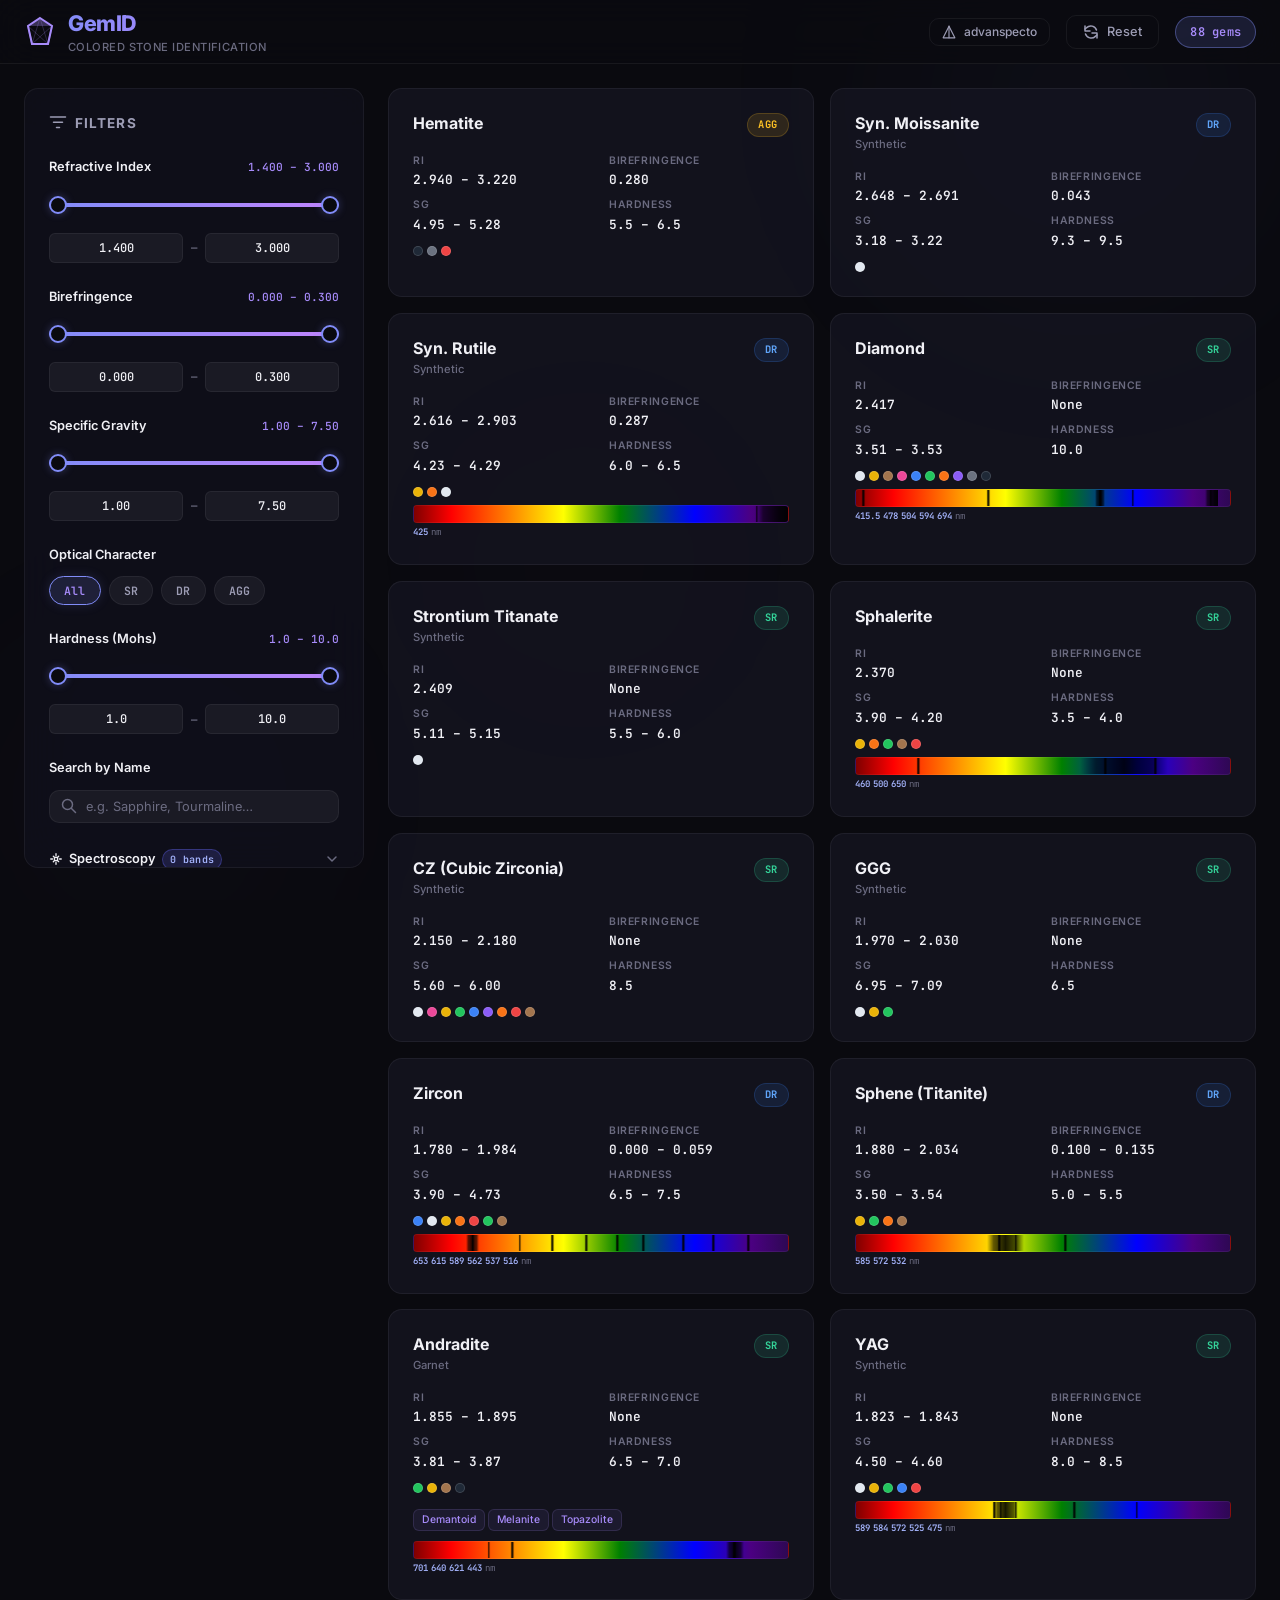
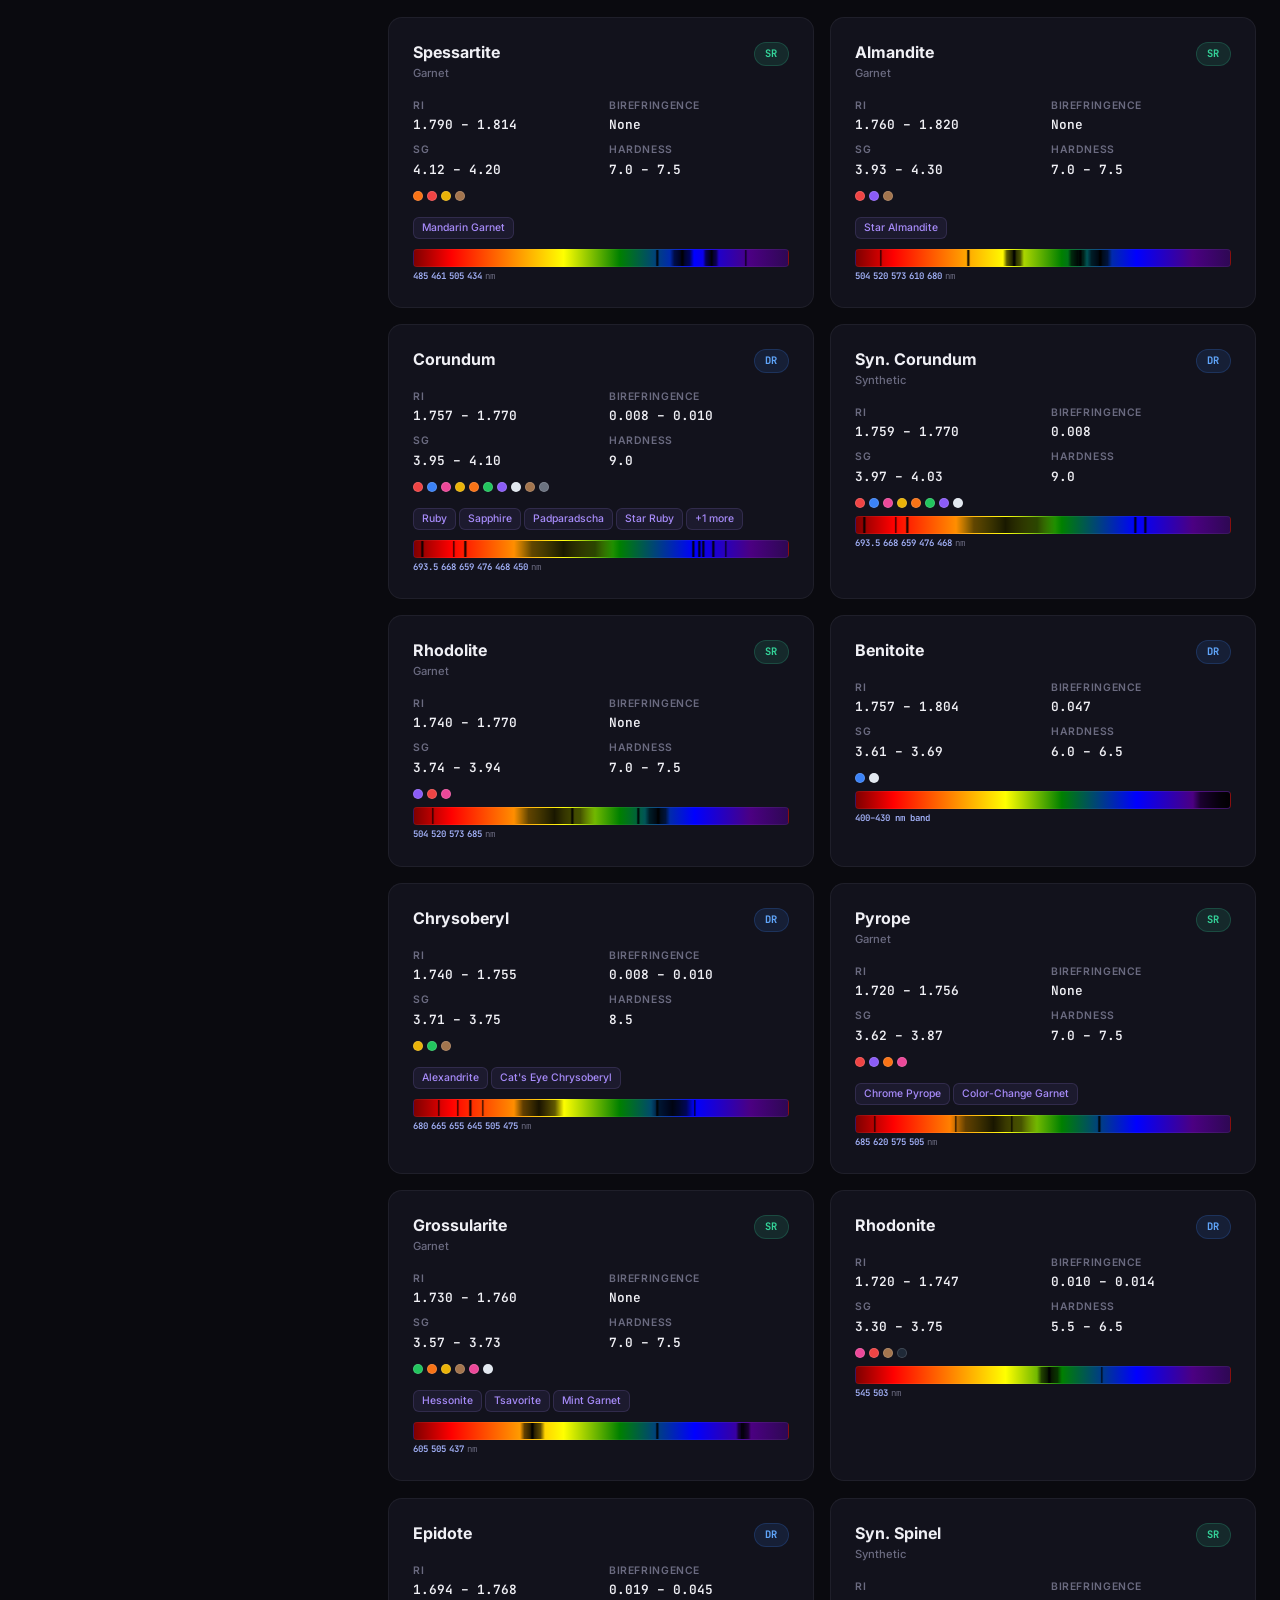
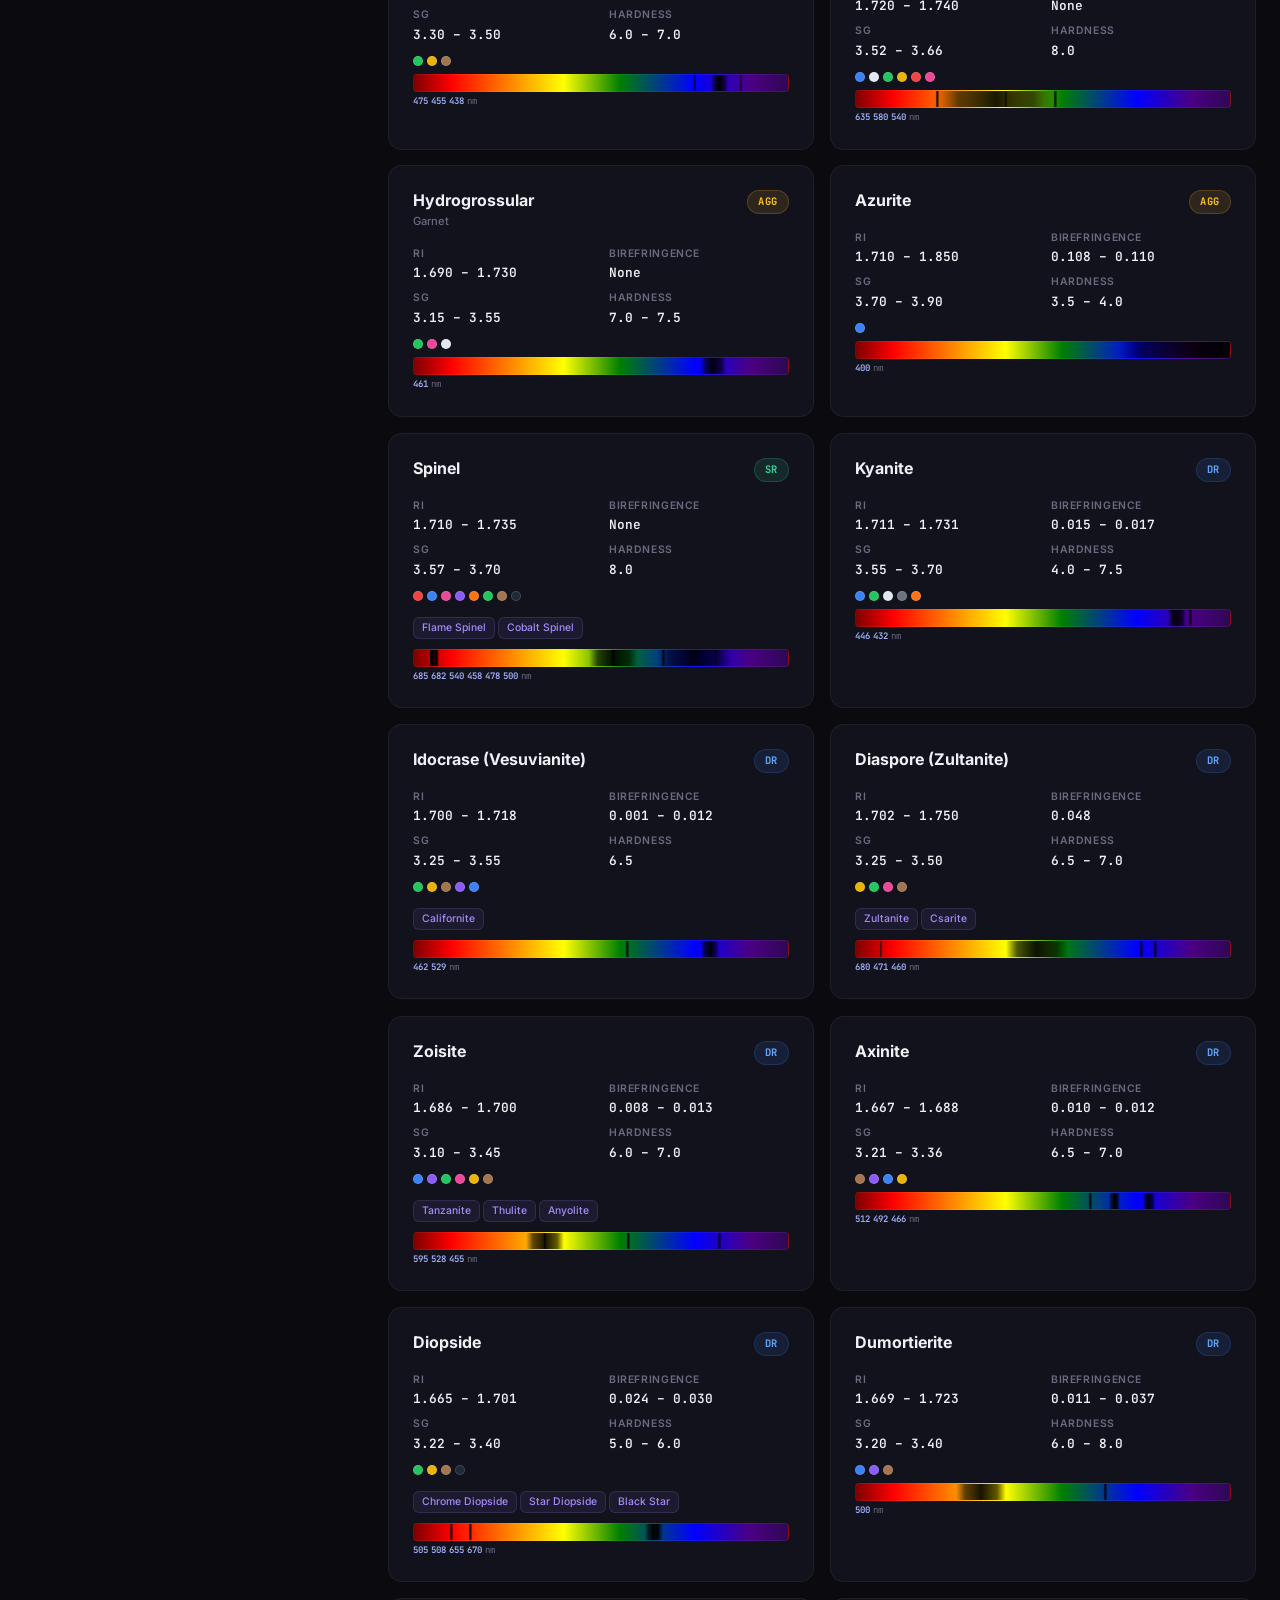
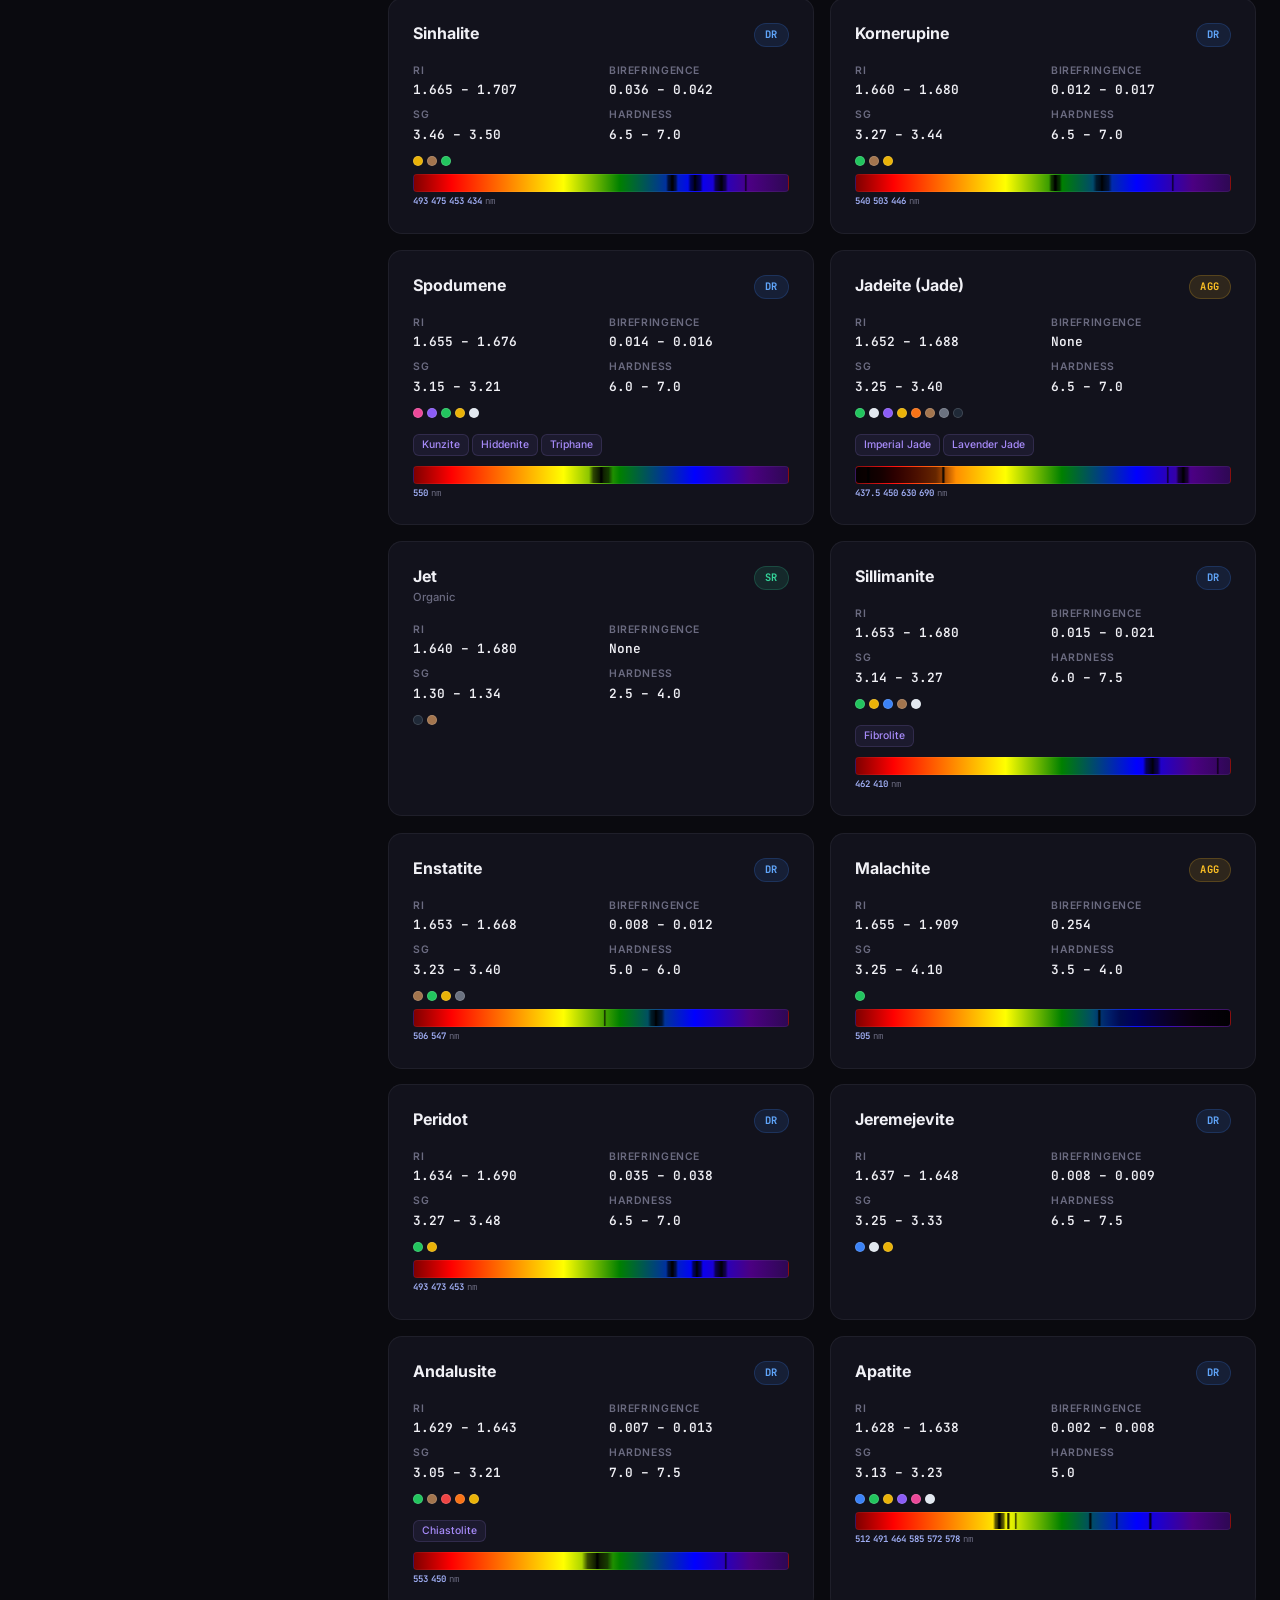
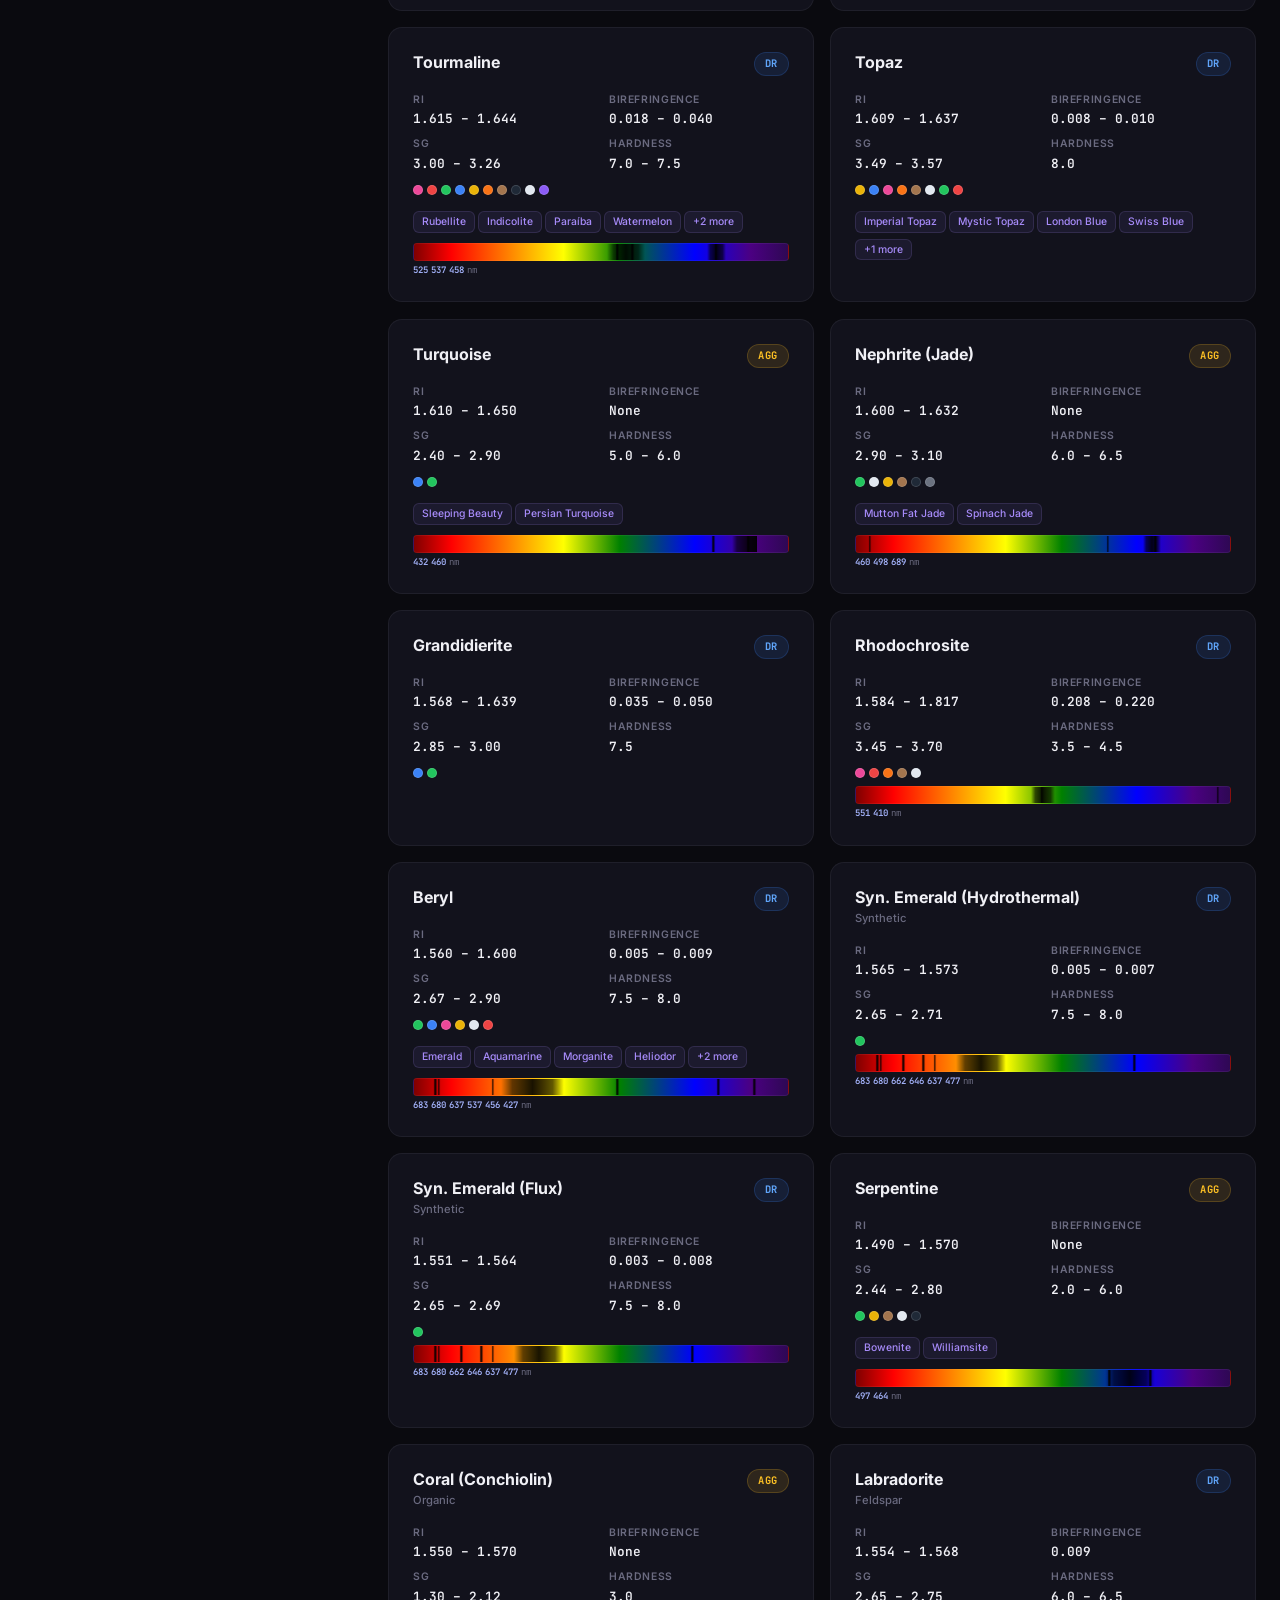
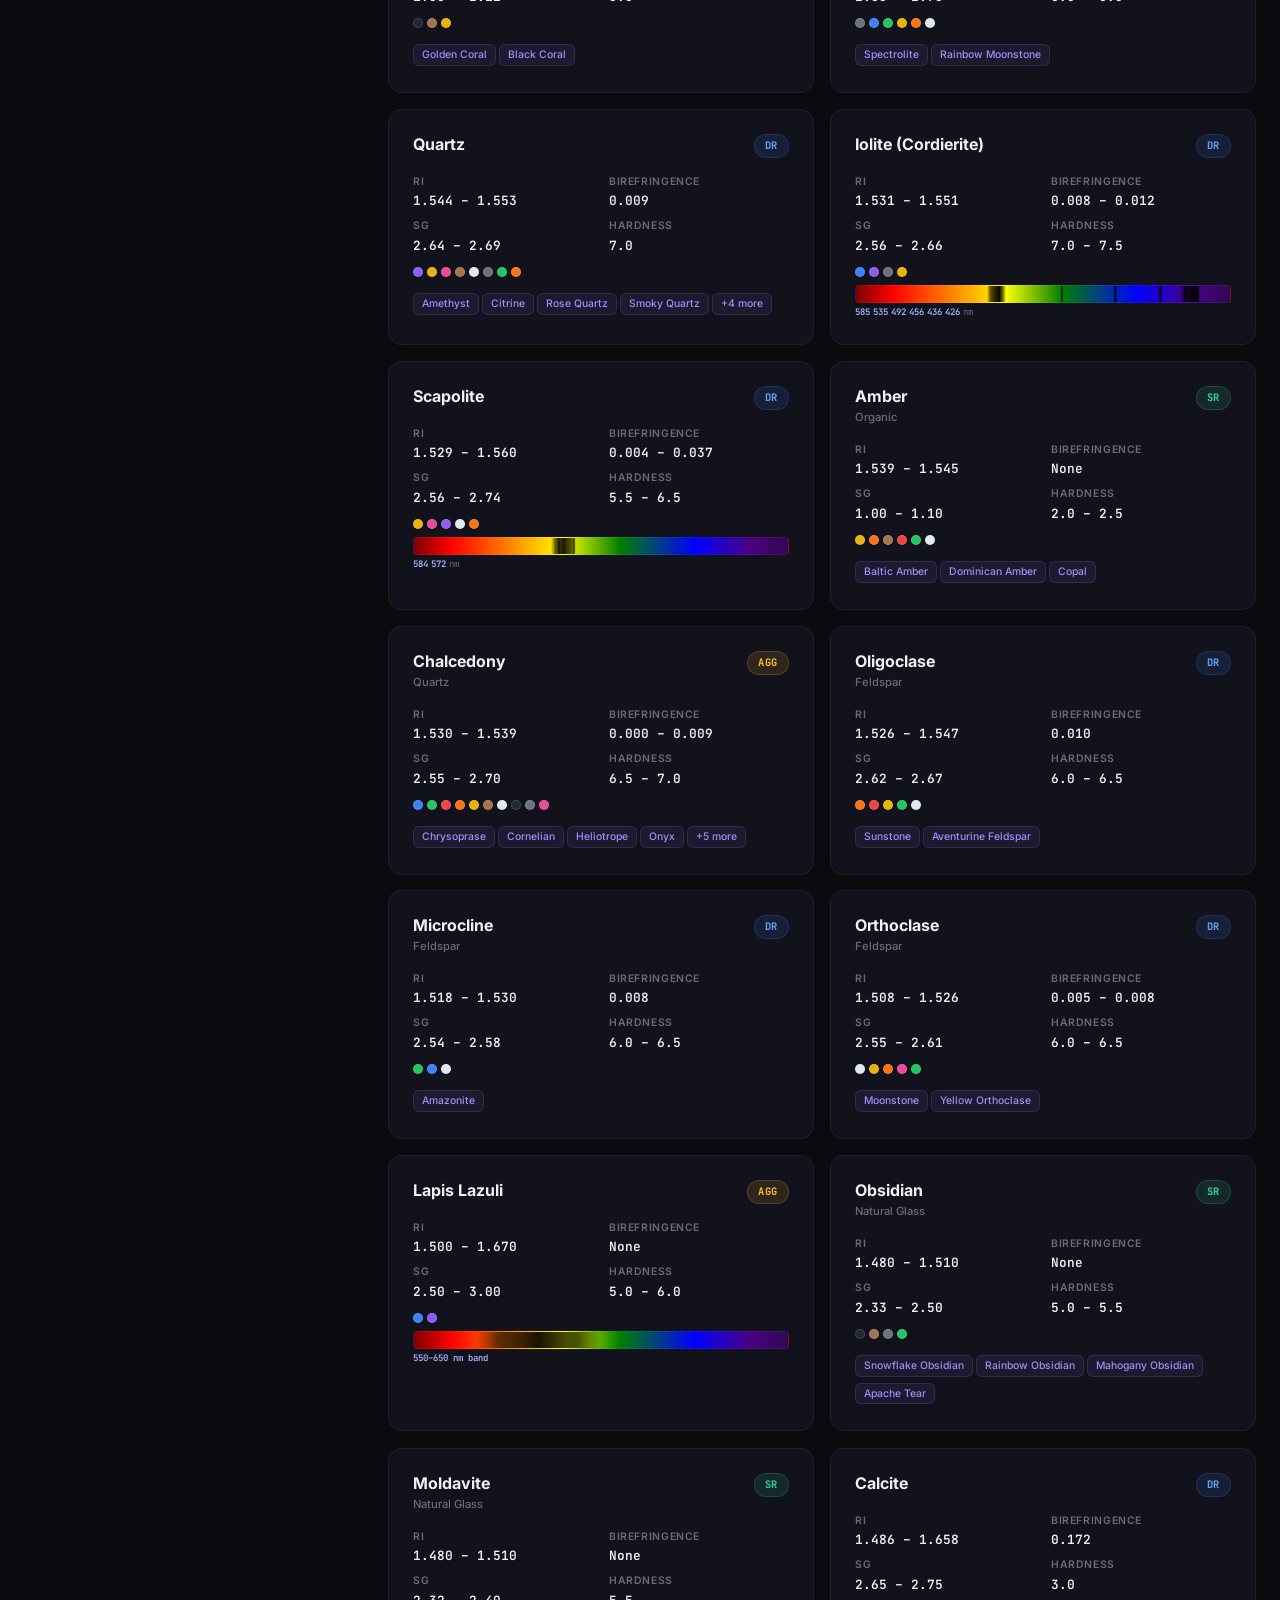
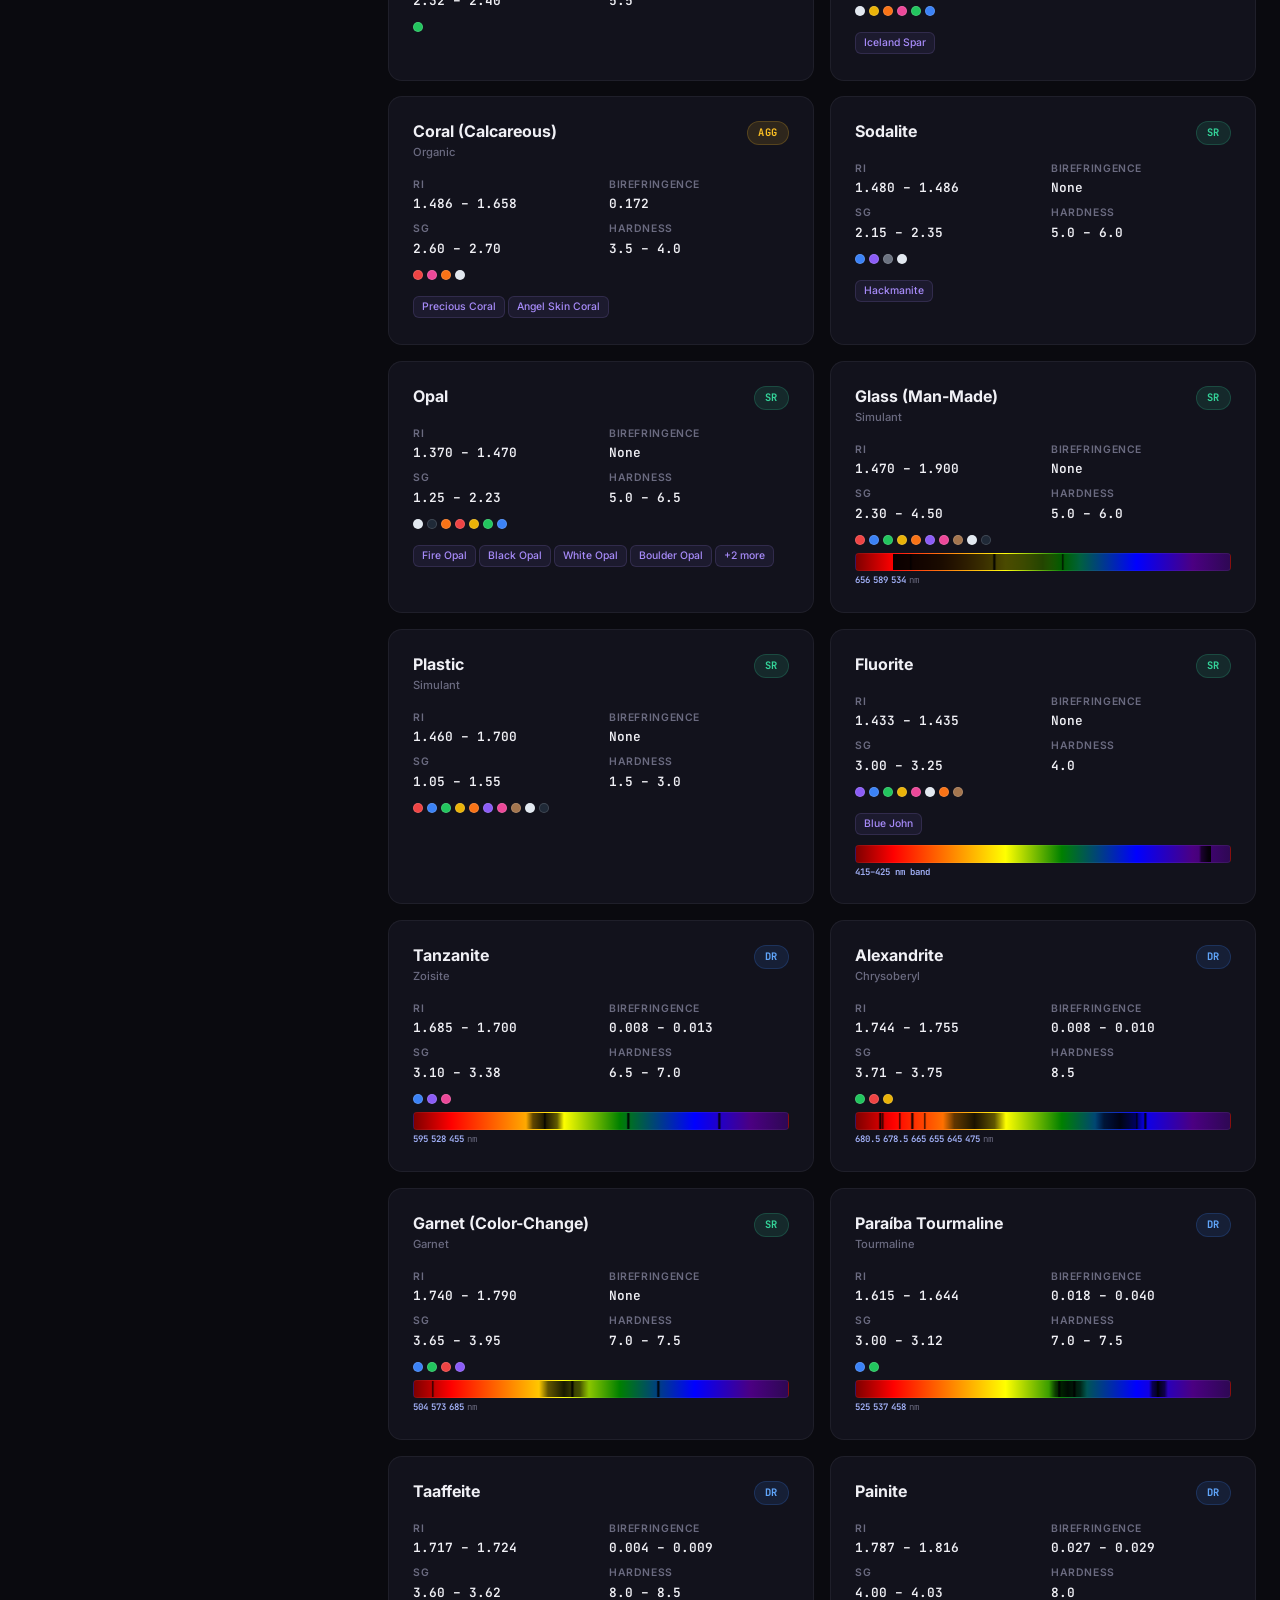
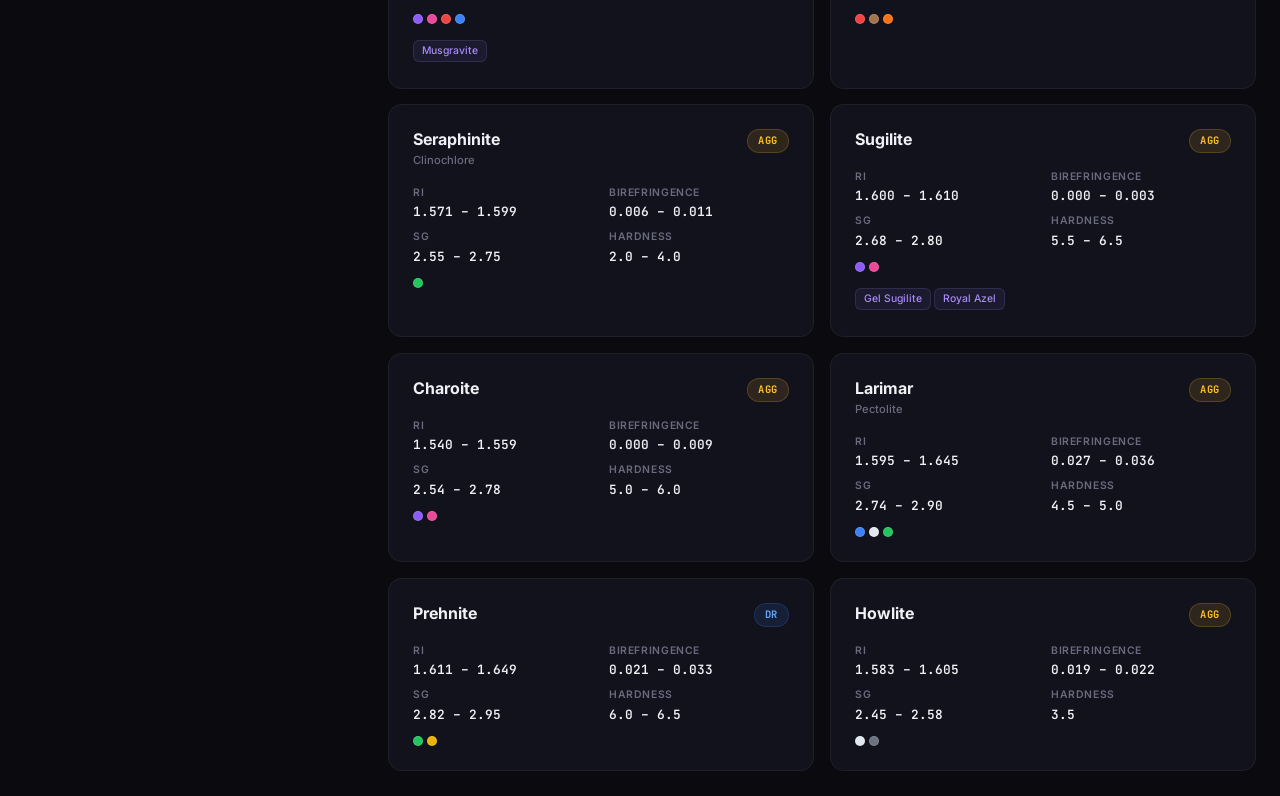
<file: index.html>
<!DOCTYPE html>
<html lang="en">
<head>
    <meta charset="UTF-8">
    <meta name="viewport" content="width=device-width, initial-scale=1.0">
    <title>GemID — Gemstone Identification Tool for Gemologists</title>
    <meta name="description" content="Professional gemstone identification tool. Filter gems by refractive index, birefringence, specific gravity, and optical character to identify colored stones.">
    <link rel="preconnect" href="https://fonts.googleapis.com">
    <link rel="preconnect" href="https://fonts.gstatic.com" crossorigin>
    <link href="https://fonts.googleapis.com/css2?family=Inter:wght@300;400;500;600;700;800;900&family=JetBrains+Mono:wght@400;500;600&display=swap" rel="stylesheet">
    <link rel="stylesheet" href="index.css">
</head>
<body>
    <!-- Ambient background effects -->
    <div class="ambient-bg">
        <div class="ambient-orb orb-1"></div>
        <div class="ambient-orb orb-2"></div>
        <div class="ambient-orb orb-3"></div>
    </div>

    <header id="app-header">
        <div class="header-inner">
            <div class="logo-group">
                <div class="logo-icon">
                    <svg width="32" height="32" viewBox="0 0 32 32" fill="none">
                        <path d="M16 2L28 10L24 28H8L4 10L16 2Z" stroke="url(#logo-grad)" stroke-width="2" fill="none"/>
                        <path d="M16 2L4 10H28L16 2Z" fill="url(#logo-grad)" opacity="0.3"/>
                        <path d="M4 10L8 28H24L28 10" stroke="url(#logo-grad)" stroke-width="1.5" opacity="0.5"/>
                        <path d="M16 2L8 28M16 2L24 28M4 10L24 28M28 10L8 28" stroke="url(#logo-grad)" stroke-width="0.75" opacity="0.3"/>
                        <defs>
                            <linearGradient id="logo-grad" x1="4" y1="2" x2="28" y2="28">
                                <stop offset="0%" stop-color="#a78bfa"/>
                                <stop offset="50%" stop-color="#818cf8"/>
                                <stop offset="100%" stop-color="#6366f1"/>
                            </linearGradient>
                        </defs>
                    </svg>
                </div>
                <div>
                    <h1 class="logo-text">GemID</h1>
                    <p class="logo-subtitle">Colored Stone Identification</p>
                </div>
            </div>
            <div class="header-actions">
                <a href="gemospect/index.html" class="btn-ghost btn-tiny" title="Open Gemospect Spectroscopy Tool">
                    <svg width="14" height="14" viewBox="0 0 24 24" fill="none" stroke="currentColor" stroke-width="2" stroke-linecap="round" stroke-linejoin="round"><path d="M12 2L2 22h20L12 2z"/><path d="M12 2v20"/></svg>
                    advanspecto
                </a>
                <button id="btn-reset" class="btn-ghost" title="Reset all filters">
                    <svg width="16" height="16" viewBox="0 0 16 16" fill="none"><path d="M2 2v5h5M14 14V9H9" stroke="currentColor" stroke-width="1.5" stroke-linecap="round" stroke-linejoin="round"/><path d="M13.49 6A6 6 0 0 0 3.64 3.64L2 5m12 6l-1.64 1.36A6 6 0 0 1 2.51 10" stroke="currentColor" stroke-width="1.5" stroke-linecap="round" stroke-linejoin="round"/></svg>
                    Reset
                </button>
                <span class="match-badge" id="match-count">0 matches</span>
            </div>
        </div>
    </header>

    <main id="app-main">
        <!-- Filter Panel -->
        <aside id="filter-panel" class="glass-panel">
            <div class="panel-header">
                <h2>
                    <svg width="18" height="18" viewBox="0 0 18 18" fill="none"><path d="M1.5 3h15M4.5 8.25h9M7.5 13.5h3" stroke="currentColor" stroke-width="1.5" stroke-linecap="round"/></svg>
                    Filters
                </h2>
            </div>

            <div class="filter-section">
                <label class="filter-label">
                    <span class="label-text">Refractive Index</span>
                    <span class="label-range" id="ri-range-label">1.400 – 3.000</span>
                </label>
                <div class="dual-range-container" id="ri-slider">
                    <div class="range-track">
                        <div class="range-fill" id="ri-fill"></div>
                    </div>
                    <input type="range" class="range-input range-min" id="ri-min" min="1.400" max="3.000" step="0.001" value="1.400">
                    <input type="range" class="range-input range-max" id="ri-max" min="1.400" max="3.000" step="0.001" value="3.000">
                </div>
                <div class="range-inputs-row">
                    <input type="number" class="num-input" id="ri-min-input" min="1.400" max="3.000" step="0.001" value="1.400" aria-label="Min RI">
                    <span class="range-separator">–</span>
                    <input type="number" class="num-input" id="ri-max-input" min="1.400" max="3.000" step="0.001" value="3.000" aria-label="Max RI">
                </div>
            </div>

            <div class="filter-section">
                <label class="filter-label">
                    <span class="label-text">Birefringence</span>
                    <span class="label-range" id="biref-range-label">0.000 – 0.300</span>
                </label>
                <div class="dual-range-container" id="biref-slider">
                    <div class="range-track">
                        <div class="range-fill" id="biref-fill"></div>
                    </div>
                    <input type="range" class="range-input range-min" id="biref-min" min="0.000" max="0.300" step="0.001" value="0.000">
                    <input type="range" class="range-input range-max" id="biref-max" min="0.000" max="0.300" step="0.001" value="0.300">
                </div>
                <div class="range-inputs-row">
                    <input type="number" class="num-input" id="biref-min-input" min="0.000" max="0.300" step="0.001" value="0.000" aria-label="Min Birefringence">
                    <span class="range-separator">–</span>
                    <input type="number" class="num-input" id="biref-max-input" min="0.000" max="0.300" step="0.001" value="0.300" aria-label="Max Birefringence">
                </div>
            </div>

            <div class="filter-section">
                <label class="filter-label">
                    <span class="label-text">Specific Gravity</span>
                    <span class="label-range" id="sg-range-label">1.00 – 7.50</span>
                </label>
                <div class="dual-range-container" id="sg-slider">
                    <div class="range-track">
                        <div class="range-fill" id="sg-fill"></div>
                    </div>
                    <input type="range" class="range-input range-min" id="sg-min" min="1.00" max="7.50" step="0.01" value="1.00">
                    <input type="range" class="range-input range-max" id="sg-max" min="1.00" max="7.50" step="0.01" value="7.50">
                </div>
                <div class="range-inputs-row">
                    <input type="number" class="num-input" id="sg-min-input" min="1.00" max="7.50" step="0.01" value="1.00" aria-label="Min SG">
                    <span class="range-separator">–</span>
                    <input type="number" class="num-input" id="sg-max-input" min="1.00" max="7.50" step="0.01" value="7.50" aria-label="Max SG">
                </div>
            </div>

            <div class="filter-section">
                <label class="filter-label">
                    <span class="label-text">Optical Character</span>
                </label>
                <div class="chip-group" id="optic-chips">
                    <button class="chip active" data-value="all">All</button>
                    <button class="chip" data-value="SR">SR</button>
                    <button class="chip" data-value="DR">DR</button>
                    <button class="chip" data-value="AGG">AGG</button>
                </div>
            </div>

            <div class="filter-section">
                <label class="filter-label">
                    <span class="label-text">Hardness (Mohs)</span>
                    <span class="label-range" id="hardness-range-label">1.0 – 10.0</span>
                </label>
                <div class="dual-range-container" id="hardness-slider">
                    <div class="range-track">
                        <div class="range-fill" id="hardness-fill"></div>
                    </div>
                    <input type="range" class="range-input range-min" id="hardness-min" min="1.0" max="10.0" step="0.5" value="1.0">
                    <input type="range" class="range-input range-max" id="hardness-max" min="1.0" max="10.0" step="0.5" value="10.0">
                </div>
                <div class="range-inputs-row">
                    <input type="number" class="num-input" id="hardness-min-input" min="1.0" max="10.0" step="0.5" value="1.0" aria-label="Min Hardness">
                    <span class="range-separator">–</span>
                    <input type="number" class="num-input" id="hardness-max-input" min="1.0" max="10.0" step="0.5" value="10.0" aria-label="Max Hardness">
                </div>
            </div>

            <div class="filter-section">
                <label class="filter-label">
                    <span class="label-text">Search by Name</span>
                </label>
                <div class="search-wrapper">
                    <svg class="search-icon" width="16" height="16" viewBox="0 0 16 16" fill="none"><circle cx="6.5" cy="6.5" r="5" stroke="currentColor" stroke-width="1.5"/><path d="M10.5 10.5L14.5 14.5" stroke="currentColor" stroke-width="1.5" stroke-linecap="round"/></svg>
                    <input type="text" id="search-name" class="search-input" placeholder="e.g. Sapphire, Tourmaline…" autocomplete="off">
                </div>
            </div>

            <!-- SPECTROSCOPY FILTER -->
            <div class="filter-section" id="spectro-filter-section">
                <!-- Collapsible Header -->
                <div class="spectro-section-header" id="spectro-toggle" role="button" tabindex="0" aria-expanded="false" title="Toggle spectroscopy filter">
                    <label class="filter-label" style="margin:0;cursor:pointer;">
                        <span class="label-text">
                            <svg width="14" height="14" viewBox="0 0 16 16" fill="none" style="flex-shrink:0">
                                <path d="M2 8h2m8 0h2M4.93 4.93l1.41 1.41m3.31 3.31l1.41 1.41M8 2v2m0 8v2M4.93 11.07l1.41-1.41M9.66 6.34l1.41-1.41" stroke="currentColor" stroke-width="1.5" stroke-linecap="round"/>
                                <circle cx="8" cy="8" r="2" stroke="currentColor" stroke-width="1.5"/>
                            </svg>
                            Spectroscopy
                            <span class="spectro-badge" id="spectro-badge">0 bands</span>
                        </span>
                    </label>
                    <svg class="spectro-chevron" id="spectro-chevron" viewBox="0 0 14 14" fill="none">
                        <path d="M3 5l4 4 4-4" stroke="currentColor" stroke-width="1.5" stroke-linecap="round" stroke-linejoin="round"/>
                    </svg>
                </div>

                <!-- Collapsible Body -->
                <div class="spectro-filter-body" id="spectro-filter-body">

                    <!-- NM Labels -->
                    <div class="spectrum-nm-labels">
                        <span>700</span><span>650</span><span>600</span><span>550</span><span>500</span><span>450</span><span>400 nm</span>
                    </div>

                    <!-- Interactive Spectrum Bar -->
                    <div class="spectrum-bar-interactive" id="spectro-bar" title="Click to add absorption wavelength">
                        <div class="preview-line" id="spectro-preview-line"></div>
                        <!-- Markers injected here by JS -->
                    </div>

                    <!-- Controls Row -->
                    <div class="spectro-controls-row">
                        <input type="number" class="spectro-nm-input" id="spectro-nm-input"
                            min="400" max="700" step="1" value="504" aria-label="Wavelength in nm">
                        <span style="font-size:10px;color:var(--text-muted);flex-shrink:0;">nm</span>
                        <button class="spectro-add-btn" id="spectro-add-btn">+ Add</button>
                        <select class="spectro-tolerance-select" id="spectro-tolerance" aria-label="Tolerance">
                            <option value="3">±3 nm</option>
                            <option value="8" selected>±8 nm</option>
                            <option value="15">±15 nm</option>
                            <option value="25">±25 nm</option>
                        </select>
                    </div>

                    <!-- Active Bands + Clear -->
                    <div style="display:flex;align-items:center;justify-content:space-between;margin-top:8px;">
                        <span style="font-size:10px;color:var(--text-muted);">Active bands:</span>
                        <button class="spectro-clear-btn" id="spectro-clear-btn">Clear all</button>
                    </div>
                    <div class="spectro-active-bands" id="spectro-active-bands">
                        <!-- Chips injected here -->
                    </div>

                    <!-- Match Mode Toggle -->
                    <div class="spectro-match-row">
                        <span class="spectro-match-label">Match logic:</span>
                        <div class="spectro-match-toggle">
                            <button class="spectro-match-btn active" id="spectro-match-all" data-mode="all">ALL</button>
                            <button class="spectro-match-btn" id="spectro-match-any" data-mode="any">ANY</button>
                        </div>
                    </div>

                    <!-- Quick Presets -->
                    <div class="spectro-presets">
                        <button class="spectro-preset-btn" data-lines="504,520,573" data-mode="all">
                            <span>Almandine</span><span class="preset-nm">504,520,573</span>
                        </button>
                        <button class="spectro-preset-btn" data-lines="693.5,659" data-mode="all">
                            <span>Ruby</span><span class="preset-nm">693.5,659</span>
                        </button>
                        <button class="spectro-preset-btn" data-lines="683,680,637" data-mode="all">
                            <span>Emerald</span><span class="preset-nm">683,680,637</span>
                        </button>
                        <button class="spectro-preset-btn" data-lines="458,478,500" data-mode="all">
                            <span>Blue Spinel</span><span class="preset-nm">458,478,500</span>
                        </button>
                        <button class="spectro-preset-btn" data-lines="450,460,471" data-mode="all">
                            <span>Blue Sapphire</span><span class="preset-nm">450,460,471</span>
                        </button>
                        <button class="spectro-preset-btn" data-lines="493,473,453" data-mode="all">
                            <span>Peridot</span><span class="preset-nm">493,473,453</span>
                        </button>
                    </div>

                </div>
            </div>
        </aside>


        <!-- Results Area -->
        <section id="results-area">
            <div id="results-grid" class="results-grid">
                <!-- Gem cards injected here -->
            </div>
            <div id="empty-state" class="empty-state" style="display:none;">
                <div class="empty-icon">
                    <svg width="64" height="64" viewBox="0 0 64 64" fill="none">
                        <path d="M32 8L52 20L46 52H18L12 20L32 8Z" stroke="currentColor" stroke-width="2" opacity="0.3"/>
                        <path d="M22 32h20M32 22v20" stroke="currentColor" stroke-width="2" stroke-linecap="round" opacity="0.2"/>
                    </svg>
                </div>
                <h3>No gems match your filters</h3>
                <p>Try widening your search criteria</p>
            </div>
        </section>
    </main>

    <!-- Gem Detail Modal -->
    <div id="gem-modal" class="modal-overlay" aria-hidden="true">
        <div class="modal-content glass-panel">
            <button id="modal-close" class="modal-close" aria-label="Close detail panel">
                <svg width="20" height="20" viewBox="0 0 20 20" fill="none"><path d="M5 5l10 10M15 5L5 15" stroke="currentColor" stroke-width="2" stroke-linecap="round"/></svg>
            </button>
            <div id="modal-body">
                <!-- Injected dynamically -->
            </div>
        </div>
    </div>

    <script src="gems-data.js"></script>
    <script src="app.js"></script>
</body>
</html>
</file>
<file: index.css>
/* ============================================
   GemID — Design System & Styles
   ============================================ */

/* --- CSS Custom Properties --- */
:root {
    /* Color Palette */
    --bg-primary: #0a0a0f;
    --bg-secondary: #111118;
    --bg-tertiary: #1a1a24;
    --bg-card: rgba(22, 22, 35, 0.7);
    --bg-card-hover: rgba(30, 30, 48, 0.85);
    --bg-glass: rgba(18, 18, 30, 0.65);
    --bg-glass-border: rgba(255, 255, 255, 0.06);

    --text-primary: #f0f0f5;
    --text-secondary: #9d9db5;
    --text-muted: #6b6b80;
    --text-accent: #a78bfa;

    --accent-primary: #818cf8;
    --accent-secondary: #a78bfa;
    --accent-tertiary: #c084fc;
    --accent-glow: rgba(129, 140, 248, 0.15);
    --accent-glow-strong: rgba(129, 140, 248, 0.3);

    --border-subtle: rgba(255, 255, 255, 0.06);
    --border-active: rgba(129, 140, 248, 0.4);

    --danger: #f87171;
    --success: #34d399;
    --warning: #fbbf24;

    /* Gem color mapping */
    --gem-red: #ef4444;
    --gem-orange: #f97316;
    --gem-yellow: #eab308;
    --gem-green: #22c55e;
    --gem-blue: #3b82f6;
    --gem-violet: #8b5cf6;
    --gem-brown: #a3754e;
    --gem-white: #e2e8f0;
    --gem-gray: #6b7280;
    --gem-black: #1f2937;
    --gem-pink: #ec4899;

    /* Typography */
    --font-sans: 'Inter', -apple-system, BlinkMacSystemFont, system-ui, sans-serif;
    --font-mono: 'JetBrains Mono', 'Fira Code', monospace;

    /* Spacing */
    --space-xs: 4px;
    --space-sm: 8px;
    --space-md: 12px;
    --space-lg: 16px;
    --space-xl: 24px;
    --space-2xl: 32px;
    --space-3xl: 48px;

    /* Radius */
    --radius-sm: 6px;
    --radius-md: 10px;
    --radius-lg: 14px;
    --radius-xl: 20px;
    --radius-full: 9999px;

    /* Shadows */
    --shadow-sm: 0 1px 2px rgba(0, 0, 0, 0.3);
    --shadow-md: 0 4px 12px rgba(0, 0, 0, 0.4);
    --shadow-lg: 0 8px 32px rgba(0, 0, 0, 0.5);
    --shadow-glow: 0 0 24px rgba(129, 140, 248, 0.15);

    /* Transitions */
    --ease-out: cubic-bezier(0.16, 1, 0.3, 1);
    --ease-spring: cubic-bezier(0.34, 1.56, 0.64, 1);
    --duration-fast: 150ms;
    --duration-normal: 250ms;
    --duration-slow: 400ms;

    /* Layout */
    --header-height: 64px;
    --filter-width: 340px;
}

/* --- Reset & Base --- */
*, *::before, *::after {
    box-sizing: border-box;
    margin: 0;
    padding: 0;
}

html {
    font-size: 16px;
    -webkit-font-smoothing: antialiased;
    -moz-osx-font-smoothing: grayscale;
    scroll-behavior: smooth;
}

body {
    font-family: var(--font-sans);
    background: var(--bg-primary);
    color: var(--text-primary);
    min-height: 100vh;
    overflow-x: hidden;
    line-height: 1.5;
}

/* --- Ambient Background --- */
.ambient-bg {
    position: fixed;
    inset: 0;
    z-index: 0;
    pointer-events: none;
    overflow: hidden;
}

.ambient-orb {
    position: absolute;
    border-radius: 50%;
    filter: blur(120px);
    opacity: 0.4;
    animation: orbit 30s ease-in-out infinite;
}

.orb-1 {
    width: 600px;
    height: 600px;
    background: radial-gradient(circle, rgba(129, 140, 248, 0.15), transparent 70%);
    top: -200px;
    right: -100px;
    animation-duration: 25s;
}

.orb-2 {
    width: 500px;
    height: 500px;
    background: radial-gradient(circle, rgba(167, 139, 250, 0.1), transparent 70%);
    bottom: -150px;
    left: -100px;
    animation-duration: 35s;
    animation-delay: -10s;
}

.orb-3 {
    width: 400px;
    height: 400px;
    background: radial-gradient(circle, rgba(192, 132, 252, 0.08), transparent 70%);
    top: 40%;
    left: 30%;
    animation-duration: 40s;
    animation-delay: -20s;
}

@keyframes orbit {
    0%, 100% { transform: translate(0, 0) scale(1); }
    25% { transform: translate(40px, -30px) scale(1.05); }
    50% { transform: translate(-20px, 20px) scale(0.95); }
    75% { transform: translate(30px, 40px) scale(1.02); }
}

/* --- Header --- */
#app-header {
    position: fixed;
    top: 0;
    left: 0;
    right: 0;
    height: var(--header-height);
    z-index: 100;
    background: rgba(10, 10, 15, 0.8);
    backdrop-filter: blur(20px) saturate(1.5);
    -webkit-backdrop-filter: blur(20px) saturate(1.5);
    border-bottom: 1px solid var(--border-subtle);
}

.header-inner {
    max-width: 1600px;
    margin: 0 auto;
    padding: 0 var(--space-xl);
    height: 100%;
    display: flex;
    align-items: center;
    justify-content: space-between;
}

.logo-group {
    display: flex;
    align-items: center;
    gap: var(--space-md);
}

.logo-icon {
    display: flex;
    align-items: center;
    justify-content: center;
    animation: gem-float 4s ease-in-out infinite;
}

@keyframes gem-float {
    0%, 100% { transform: translateY(0); }
    50% { transform: translateY(-3px); }
}

.logo-text {
    font-size: 1.35rem;
    font-weight: 800;
    letter-spacing: -0.02em;
    background: linear-gradient(135deg, var(--accent-primary), var(--accent-tertiary));
    -webkit-background-clip: text;
    -webkit-text-fill-color: transparent;
    background-clip: text;
}

.logo-subtitle {
    font-size: 0.7rem;
    color: var(--text-muted);
    font-weight: 500;
    letter-spacing: 0.04em;
    text-transform: uppercase;
}

.header-actions {
    display: flex;
    align-items: center;
    gap: var(--space-lg);
}

.btn-ghost {
    display: inline-flex;
    align-items: center;
    gap: var(--space-sm);
    padding: var(--space-sm) var(--space-lg);
    background: transparent;
    border: 1px solid var(--border-subtle);
    border-radius: var(--radius-md);
    color: var(--text-secondary);
    font-family: var(--font-sans);
    font-size: 0.8rem;
    font-weight: 500;
    cursor: pointer;
    transition: all var(--duration-fast) ease;
}

.btn-ghost:hover {
    background: rgba(255, 255, 255, 0.05);
    border-color: var(--border-active);
    color: var(--text-primary);
}

a.btn-ghost {
    text-decoration: none;
}

.btn-tiny {
    padding: var(--space-xs) var(--space-md);
    font-size: 0.75rem;
}

.match-badge {
    display: inline-flex;
    align-items: center;
    padding: 6px 14px;
    background: var(--accent-glow);
    border: 1px solid var(--border-active);
    border-radius: var(--radius-full);
    font-family: var(--font-mono);
    font-size: 0.75rem;
    font-weight: 600;
    color: var(--accent-secondary);
    letter-spacing: 0.02em;
    transition: all var(--duration-normal) var(--ease-out);
}

/* --- Main Layout --- */
#app-main {
    display: flex;
    gap: var(--space-xl);
    max-width: 1600px;
    margin: 0 auto;
    padding: calc(var(--header-height) + var(--space-xl)) var(--space-xl) var(--space-xl);
    position: relative;
    z-index: 1;
}

/* --- Glass Panel (Filter Sidebar) --- */
.glass-panel {
    background: var(--bg-glass);
    backdrop-filter: blur(24px) saturate(1.2);
    -webkit-backdrop-filter: blur(24px) saturate(1.2);
    border: 1px solid var(--bg-glass-border);
    border-radius: var(--radius-lg);
}

#filter-panel {
    position: sticky;
    top: calc(var(--header-height) + var(--space-xl));
    width: var(--filter-width);
    min-width: var(--filter-width);
    height: fit-content;
    max-height: calc(100vh - var(--header-height) - var(--space-2xl) - var(--space-xl));
    overflow-y: auto;
    padding: var(--space-xl);
    display: flex;
    flex-direction: column;
    gap: var(--space-xl);
}

/* Custom scrollbar for filter panel */
#filter-panel::-webkit-scrollbar {
    width: 4px;
}
#filter-panel::-webkit-scrollbar-track {
    background: transparent;
}
#filter-panel::-webkit-scrollbar-thumb {
    background: var(--border-subtle);
    border-radius: var(--radius-full);
}

.panel-header h2 {
    display: flex;
    align-items: center;
    gap: var(--space-sm);
    font-size: 0.85rem;
    font-weight: 700;
    text-transform: uppercase;
    letter-spacing: 0.08em;
    color: var(--text-secondary);
}

/* --- Filter Sections --- */
.filter-section {
    display: flex;
    flex-direction: column;
    gap: var(--space-md);
}

.filter-label {
    display: flex;
    justify-content: space-between;
    align-items: baseline;
}

.label-text {
    font-size: 0.8rem;
    font-weight: 600;
    color: var(--text-primary);
}

.label-range {
    font-family: var(--font-mono);
    font-size: 0.7rem;
    font-weight: 500;
    color: var(--accent-secondary);
}

/* --- Dual Range Slider --- */
.dual-range-container {
    position: relative;
    height: 32px;
    display: flex;
    align-items: center;
}

.range-track {
    position: absolute;
    width: 100%;
    height: 4px;
    background: var(--bg-tertiary);
    border-radius: var(--radius-full);
    pointer-events: none;
}

.range-fill {
    position: absolute;
    height: 100%;
    background: linear-gradient(90deg, var(--accent-primary), var(--accent-tertiary));
    border-radius: var(--radius-full);
    transition: left var(--duration-fast) ease, width var(--duration-fast) ease;
}

.range-input {
    position: absolute;
    width: 100%;
    height: 32px;
    -webkit-appearance: none;
    appearance: none;
    background: transparent;
    pointer-events: none;
    outline: none;
    margin: 0;
}

.range-input::-webkit-slider-thumb {
    -webkit-appearance: none;
    appearance: none;
    width: 18px;
    height: 18px;
    background: var(--bg-primary);
    border: 2px solid var(--accent-primary);
    border-radius: 50%;
    cursor: pointer;
    pointer-events: auto;
    transition: all var(--duration-fast) ease;
    box-shadow: 0 0 8px rgba(129, 140, 248, 0.3);
}

.range-input::-webkit-slider-thumb:hover {
    transform: scale(1.15);
    box-shadow: 0 0 16px rgba(129, 140, 248, 0.5);
    border-color: var(--accent-tertiary);
}

.range-input::-moz-range-thumb {
    width: 18px;
    height: 18px;
    background: var(--bg-primary);
    border: 2px solid var(--accent-primary);
    border-radius: 50%;
    cursor: pointer;
    pointer-events: auto;
    transition: all var(--duration-fast) ease;
    box-shadow: 0 0 8px rgba(129, 140, 248, 0.3);
}

.range-input::-moz-range-thumb:hover {
    transform: scale(1.15);
    box-shadow: 0 0 16px rgba(129, 140, 248, 0.5);
}

/* --- Number Inputs Row --- */
.range-inputs-row {
    display: flex;
    align-items: center;
    gap: var(--space-sm);
}

.num-input {
    flex: 1;
    padding: 6px 10px;
    background: var(--bg-tertiary);
    border: 1px solid var(--border-subtle);
    border-radius: var(--radius-sm);
    color: var(--text-primary);
    font-family: var(--font-mono);
    font-size: 0.75rem;
    font-weight: 500;
    text-align: center;
    outline: none;
    transition: border-color var(--duration-fast) ease;
    -moz-appearance: textfield;
}

.num-input::-webkit-inner-spin-button,
.num-input::-webkit-outer-spin-button {
    -webkit-appearance: none;
    margin: 0;
}

.num-input:focus {
    border-color: var(--accent-primary);
    box-shadow: 0 0 0 2px var(--accent-glow);
}

.range-separator {
    color: var(--text-muted);
    font-size: 0.8rem;
    font-weight: 500;
}

/* --- Chip Group (Optical Character) --- */
.chip-group {
    display: flex;
    flex-wrap: wrap;
    gap: var(--space-sm);
}

.chip {
    padding: 6px 14px;
    background: var(--bg-tertiary);
    border: 1px solid var(--border-subtle);
    border-radius: var(--radius-full);
    color: var(--text-secondary);
    font-family: var(--font-mono);
    font-size: 0.72rem;
    font-weight: 600;
    cursor: pointer;
    transition: all var(--duration-fast) ease;
    letter-spacing: 0.02em;
}

.chip:hover {
    border-color: var(--border-active);
    color: var(--text-primary);
    background: rgba(129, 140, 248, 0.08);
}

.chip.active {
    background: var(--accent-glow);
    border-color: var(--accent-primary);
    color: var(--accent-secondary);
    box-shadow: 0 0 12px rgba(129, 140, 248, 0.15);
}

/* --- Search Input --- */
.search-wrapper {
    position: relative;
}

.search-icon {
    position: absolute;
    left: 12px;
    top: 50%;
    transform: translateY(-50%);
    color: var(--text-muted);
    pointer-events: none;
}

.search-input {
    width: 100%;
    padding: 8px 12px 8px 36px;
    background: var(--bg-tertiary);
    border: 1px solid var(--border-subtle);
    border-radius: var(--radius-md);
    color: var(--text-primary);
    font-family: var(--font-sans);
    font-size: 0.8rem;
    outline: none;
    transition: all var(--duration-fast) ease;
}

.search-input::placeholder {
    color: var(--text-muted);
}

.search-input:focus {
    border-color: var(--accent-primary);
    box-shadow: 0 0 0 3px var(--accent-glow);
}

/* --- Results Area --- */
#results-area {
    flex: 1;
    min-width: 0;
}

.results-grid {
    display: grid;
    grid-template-columns: repeat(auto-fill, minmax(300px, 1fr));
    gap: var(--space-lg);
    animation: fadeUp 0.5s var(--ease-out);
}

@keyframes fadeUp {
    from { opacity: 0; transform: translateY(12px); }
    to { opacity: 1; transform: translateY(0); }
}

/* --- Gem Card --- */
.gem-card {
    background: var(--bg-card);
    border: 1px solid var(--bg-glass-border);
    border-radius: var(--radius-lg);
    padding: var(--space-xl);
    cursor: pointer;
    transition: all var(--duration-normal) var(--ease-out);
    position: relative;
    overflow: hidden;
}

.gem-card::before {
    content: '';
    position: absolute;
    inset: 0;
    background: linear-gradient(135deg, rgba(129, 140, 248, 0.05), transparent 60%);
    opacity: 0;
    transition: opacity var(--duration-normal) ease;
}

.gem-card:hover {
    background: var(--bg-card-hover);
    border-color: var(--border-active);
    transform: translateY(-2px);
    box-shadow: var(--shadow-glow);
}

.gem-card:hover::before {
    opacity: 1;
}

.gem-card-header {
    display: flex;
    justify-content: space-between;
    align-items: flex-start;
    margin-bottom: var(--space-lg);
    position: relative;
    z-index: 1;
}

.gem-name {
    font-size: 1rem;
    font-weight: 700;
    color: var(--text-primary);
    line-height: 1.3;
}

.gem-group {
    font-size: 0.7rem;
    color: var(--text-muted);
    margin-top: 2px;
    font-weight: 500;
}

.gem-optic-badge {
    padding: 3px 10px;
    border-radius: var(--radius-full);
    font-family: var(--font-mono);
    font-size: 0.65rem;
    font-weight: 700;
    letter-spacing: 0.06em;
    flex-shrink: 0;
}

.gem-optic-badge.sr {
    background: rgba(52, 211, 153, 0.12);
    color: #34d399;
    border: 1px solid rgba(52, 211, 153, 0.2);
}

.gem-optic-badge.dr {
    background: rgba(59, 130, 246, 0.12);
    color: #60a5fa;
    border: 1px solid rgba(59, 130, 246, 0.2);
}

.gem-optic-badge.agg {
    background: rgba(251, 191, 36, 0.12);
    color: #fbbf24;
    border: 1px solid rgba(251, 191, 36, 0.2);
}

.gem-props {
    display: grid;
    grid-template-columns: 1fr 1fr;
    gap: var(--space-sm) var(--space-lg);
    position: relative;
    z-index: 1;
}

.gem-prop {
    display: flex;
    flex-direction: column;
    gap: 2px;
}

.gem-prop-label {
    font-size: 0.65rem;
    font-weight: 600;
    color: var(--text-muted);
    text-transform: uppercase;
    letter-spacing: 0.06em;
}

.gem-prop-value {
    font-family: var(--font-mono);
    font-size: 0.8rem;
    font-weight: 600;
    color: var(--text-primary);
}

.gem-colors {
    display: flex;
    gap: 4px;
    margin-top: var(--space-md);
    position: relative;
    z-index: 1;
}

.color-dot {
    width: 10px;
    height: 10px;
    border-radius: 50%;
    border: 1px solid rgba(255, 255, 255, 0.15);
    transition: transform var(--duration-fast) var(--ease-spring);
}

.color-dot:hover {
    transform: scale(1.4);
}

.gem-varieties {
    margin-top: var(--space-md);
    position: relative;
    z-index: 1;
}

.variety-tag {
    display: inline-block;
    padding: 2px 8px;
    margin: 2px 3px 2px 0;
    background: rgba(167, 139, 250, 0.08);
    border: 1px solid rgba(167, 139, 250, 0.15);
    border-radius: var(--radius-sm);
    font-size: 0.65rem;
    font-weight: 500;
    color: var(--accent-secondary);
}

/* --- Empty State --- */
.empty-state {
    display: flex;
    flex-direction: column;
    align-items: center;
    justify-content: center;
    text-align: center;
    padding: var(--space-3xl) var(--space-xl);
    color: var(--text-muted);
    gap: var(--space-md);
}

.empty-icon {
    opacity: 0.4;
    margin-bottom: var(--space-md);
}

.empty-state h3 {
    font-size: 1.1rem;
    font-weight: 600;
    color: var(--text-secondary);
}

.empty-state p {
    font-size: 0.85rem;
}

/* --- Modal --- */
.modal-overlay {
    position: fixed;
    inset: 0;
    z-index: 1000;
    background: rgba(0, 0, 0, 0.6);
    backdrop-filter: blur(8px);
    -webkit-backdrop-filter: blur(8px);
    display: flex;
    align-items: center;
    justify-content: center;
    padding: var(--space-xl);
    opacity: 0;
    pointer-events: none;
    transition: opacity var(--duration-normal) ease;
}

.modal-overlay.active {
    opacity: 1;
    pointer-events: auto;
}

.modal-content {
    width: 100%;
    max-width: 640px;
    max-height: 85vh;
    overflow-y: auto;
    padding: var(--space-2xl);
    position: relative;
    transform: translateY(20px) scale(0.97);
    transition: transform var(--duration-slow) var(--ease-out);
}

.modal-overlay.active .modal-content {
    transform: translateY(0) scale(1);
}

.modal-close {
    position: absolute;
    top: var(--space-lg);
    right: var(--space-lg);
    width: 36px;
    height: 36px;
    display: flex;
    align-items: center;
    justify-content: center;
    background: rgba(255, 255, 255, 0.05);
    border: 1px solid var(--border-subtle);
    border-radius: var(--radius-md);
    color: var(--text-secondary);
    cursor: pointer;
    transition: all var(--duration-fast) ease;
}

.modal-close:hover {
    background: rgba(248, 113, 113, 0.1);
    border-color: rgba(248, 113, 113, 0.3);
    color: var(--danger);
}

/* Modal content styling */
.modal-gem-title {
    font-size: 1.5rem;
    font-weight: 800;
    margin-bottom: 4px;
    padding-right: 48px;
}

.modal-gem-group {
    font-size: 0.85rem;
    color: var(--text-muted);
    margin-bottom: var(--space-xl);
}

.modal-section {
    margin-bottom: var(--space-xl);
}

.modal-section-title {
    font-size: 0.7rem;
    font-weight: 700;
    text-transform: uppercase;
    letter-spacing: 0.08em;
    color: var(--text-muted);
    margin-bottom: var(--space-md);
    padding-bottom: var(--space-sm);
    border-bottom: 1px solid var(--border-subtle);
}

.modal-props-grid {
    display: grid;
    grid-template-columns: 1fr 1fr 1fr;
    gap: var(--space-lg);
}

.modal-prop {
    display: flex;
    flex-direction: column;
    gap: 4px;
}

.modal-prop .gem-prop-label {
    font-size: 0.6rem;
}

.modal-prop .gem-prop-value {
    font-size: 0.85rem;
}

.modal-colors-row {
    display: flex;
    flex-wrap: wrap;
    gap: 6px;
}

.modal-color-pill {
    display: inline-flex;
    align-items: center;
    gap: 6px;
    padding: 4px 10px;
    background: rgba(255, 255, 255, 0.04);
    border: 1px solid var(--border-subtle);
    border-radius: var(--radius-full);
    font-size: 0.72rem;
    color: var(--text-secondary);
}

.modal-color-swatch {
    width: 8px;
    height: 8px;
    border-radius: 50%;
    border: 1px solid rgba(255, 255, 255, 0.1);
}

.modal-varieties-list {
    display: flex;
    flex-wrap: wrap;
    gap: 6px;
}

.modal-variety-tag {
    padding: 4px 12px;
    background: rgba(167, 139, 250, 0.08);
    border: 1px solid rgba(167, 139, 250, 0.2);
    border-radius: var(--radius-sm);
    font-size: 0.75rem;
    font-weight: 500;
    color: var(--accent-secondary);
}

.modal-comments {
    font-size: 0.82rem;
    color: var(--text-secondary);
    line-height: 1.7;
    background: rgba(255, 255, 255, 0.02);
    border: 1px solid var(--border-subtle);
    border-radius: var(--radius-md);
    padding: var(--space-lg);
}

/* --- Responsive --- */
@media (max-width: 1024px) {
    #app-main {
        flex-direction: column;
    }

    #filter-panel {
        position: static;
        width: 100%;
        min-width: unset;
        max-height: none;
    }

    .results-grid {
        grid-template-columns: repeat(auto-fill, minmax(260px, 1fr));
    }
}

@media (max-width: 640px) {
    :root {
        --header-height: 56px;
    }

    .header-inner {
        padding: 0 var(--space-lg);
    }

    #app-main {
        padding: calc(var(--header-height) + var(--space-lg)) var(--space-lg) var(--space-lg);
    }

    .results-grid {
        grid-template-columns: 1fr;
    }

    .modal-props-grid {
        grid-template-columns: 1fr 1fr;
    }

    .modal-content {
        padding: var(--space-xl);
    }

    .logo-subtitle {
        display: none;
    }
}

/* --- Card enter animation --- */
.gem-card {
    animation: cardEnter var(--duration-slow) var(--ease-out) both;
}

@keyframes cardEnter {
    from {
        opacity: 0;
        transform: translateY(16px) scale(0.97);
    }
    to {
        opacity: 1;
        transform: translateY(0) scale(1);
    }
}

/* ============================================
   SPECTROSCOPY FILTER — Spectrum Bar & Controls
   ============================================ */

/* Collapsible spectroscopy section header */
.spectro-section-header {
    display: flex;
    align-items: center;
    justify-content: space-between;
    cursor: pointer;
    user-select: none;
    padding: 2px 0 6px;
}
.spectro-section-header .label-text {
    display: flex;
    align-items: center;
    gap: 6px;
}
.spectro-badge {
    display: inline-flex;
    align-items: center;
    gap: 4px;
    padding: 2px 7px;
    background: rgba(99, 102, 241, 0.18);
    border: 1px solid rgba(99, 102, 241, 0.35);
    border-radius: var(--radius-full);
    font-size: 10px;
    font-weight: 600;
    color: #a5b4fc;
    letter-spacing: 0.03em;
    font-family: var(--font-mono);
}
.spectro-badge.has-active {
    background: rgba(99, 102, 241, 0.35);
    border-color: rgba(129, 140, 248, 0.6);
    color: #c7d2fe;
}
.spectro-chevron {
    width: 14px;
    height: 14px;
    color: var(--text-muted);
    transition: transform var(--duration-fast) var(--ease-out);
    flex-shrink: 0;
}
.spectro-chevron.open {
    transform: rotate(180deg);
}

/* Interactive spectrum bar (gradient 700nm→400nm) */
.spectro-filter-body {
    overflow: hidden;
    transition: max-height var(--duration-normal) var(--ease-out),
                opacity var(--duration-normal) ease;
    max-height: 0;
    opacity: 0;
}
.spectro-filter-body.open {
    max-height: 500px;
    opacity: 1;
}

.spectrum-nm-labels {
    display: flex;
    justify-content: space-between;
    font-size: 9px;
    font-family: var(--font-mono);
    color: var(--text-muted);
    margin-bottom: 4px;
    padding: 0 1px;
}

.spectrum-bar-interactive {
    position: relative;
    height: 44px;
    border-radius: var(--radius-md);
    background: linear-gradient(to right,
        #7f0000 0%,
        #ff0000 10%,
        #ff7f00 25%,
        #ffff00 40%,
        #008000 55%,
        #0000ff 75%,
        #4b0082 90%,
        #2e0854 100%
    );
    cursor: crosshair;
    border: 1px solid rgba(255,255,255,0.08);
    box-shadow: 0 2px 12px rgba(0,0,0,0.4), inset 0 1px 0 rgba(255,255,255,0.06);
    overflow: hidden;
    transition: box-shadow var(--duration-fast);
}
.spectrum-bar-interactive:hover {
    box-shadow: 0 2px 20px rgba(129,140,248,0.25), inset 0 1px 0 rgba(255,255,255,0.08);
}

/* Cursor preview line that follows mouse — dark hairline crosshair */
.spectrum-bar-interactive .preview-line {
    position: absolute;
    top: 0;
    width: 2px;
    height: 100%;
    background: #000;
    box-shadow: 0 0 1px rgba(255,255,255,0.4);
    pointer-events: none;
    opacity: 0;
    transition: opacity var(--duration-fast);
    transform: translateX(-50%);
}
.spectrum-bar-interactive:hover .preview-line {
    opacity: 1;
}

/* Absorption line markers (placed on the bar) — crisp dark absorption hairline */
.spectro-line-marker {
    position: absolute;
    top: 0;
    width: 2px;
    height: 100%;
    background: #000;
    box-shadow: 0 0 1px rgba(0,0,0,0.9);
    transform: translateX(-50%);
    cursor: pointer;
    transition: width var(--duration-fast), box-shadow var(--duration-fast);
    pointer-events: all;
    z-index: 3;
}
.spectro-line-marker::after {
    content: '';
    position: absolute;
    top: 0;
    left: 50%;
    transform: translateX(-50%);
    border-left: 3px solid transparent;
    border-right: 3px solid transparent;
    border-top: 5px solid rgba(255,255,255,0.85);
    pointer-events: none;
}
.spectro-line-marker::before {
    content: attr(data-nm);
    position: absolute;
    bottom: calc(100% + 4px);
    left: 50%;
    transform: translateX(-50%);
    font-size: 9px;
    font-family: var(--font-mono);
    font-weight: 700;
    color: #fff;
    background: rgba(0,0,0,0.85);
    padding: 1px 4px;
    border-radius: 4px;
    white-space: nowrap;
    opacity: 0;
    transition: opacity var(--duration-fast);
    pointer-events: none;
}
.spectro-line-marker:hover::before {
    opacity: 1;
}
.spectro-line-marker:hover {
    width: 3.5px;
    box-shadow: 0 0 3px rgba(0,0,0,1);
}

/* Tolerance band shading around each marker */
.spectro-tolerance-band {
    position: absolute;
    top: 0;
    height: 100%;
    background: rgba(0, 0, 0, 0.32);
    border-left: 1px dashed rgba(255, 255, 255, 0.25);
    border-right: 1px dashed rgba(255, 255, 255, 0.25);
    pointer-events: none;
    transform: none;
}

/* Controls below the spectrum bar */
.spectro-controls-row {
    display: flex;
    align-items: center;
    gap: 8px;
    margin-top: 8px;
}
.spectro-nm-input {
    width: 72px;
    background: var(--bg-tertiary);
    border: 1px solid var(--border-subtle);
    border-radius: var(--radius-sm);
    color: var(--text-primary);
    font-family: var(--font-mono);
    font-size: 12px;
    padding: 5px 8px;
    outline: none;
    transition: border-color var(--duration-fast);
}
.spectro-nm-input:focus {
    border-color: var(--border-active);
}
.spectro-add-btn {
    padding: 5px 10px;
    background: var(--accent-primary);
    color: #fff;
    border: none;
    border-radius: var(--radius-sm);
    font-size: 11px;
    font-weight: 600;
    cursor: pointer;
    transition: background var(--duration-fast), transform var(--duration-fast);
    white-space: nowrap;
}
.spectro-add-btn:hover {
    background: var(--accent-secondary);
    transform: translateY(-1px);
}
.spectro-add-btn:active {
    transform: translateY(0);
}

.spectro-tolerance-select {
    background: var(--bg-tertiary);
    border: 1px solid var(--border-subtle);
    border-radius: var(--radius-sm);
    color: var(--text-secondary);
    font-size: 11px;
    padding: 5px 6px;
    outline: none;
    cursor: pointer;
    flex-shrink: 0;
}
.spectro-tolerance-select:focus {
    border-color: var(--border-active);
}

/* Active bands list */
.spectro-active-bands {
    display: flex;
    flex-wrap: wrap;
    gap: 4px;
    margin-top: 8px;
    min-height: 0;
}
.spectro-band-chip {
    display: inline-flex;
    align-items: center;
    gap: 4px;
    padding: 3px 8px 3px 10px;
    border-radius: var(--radius-full);
    font-size: 10px;
    font-family: var(--font-mono);
    font-weight: 600;
    color: #fff;
    cursor: default;
    border: 1px solid rgba(255,255,255,0.15);
    animation: chipIn 200ms var(--ease-spring) both;
}
@keyframes chipIn {
    from { transform: scale(0.7); opacity: 0; }
    to { transform: scale(1); opacity: 1; }
}
.spectro-band-chip .chip-remove {
    display: inline-flex;
    align-items: center;
    justify-content: center;
    width: 14px;
    height: 14px;
    border-radius: 50%;
    background: rgba(0,0,0,0.25);
    cursor: pointer;
    font-size: 9px;
    line-height: 1;
    color: rgba(255,255,255,0.8);
    transition: background var(--duration-fast);
    flex-shrink: 0;
    border: none;
}
.spectro-band-chip .chip-remove:hover {
    background: rgba(0,0,0,0.5);
    color: #fff;
}

/* Match ALL / ANY toggle */
.spectro-match-row {
    display: flex;
    align-items: center;
    justify-content: space-between;
    margin-top: 8px;
    padding-top: 8px;
    border-top: 1px solid var(--border-subtle);
}
.spectro-match-label {
    font-size: 11px;
    color: var(--text-muted);
}
.spectro-match-toggle {
    display: flex;
    background: var(--bg-primary);
    border-radius: var(--radius-sm);
    padding: 2px;
    border: 1px solid var(--border-subtle);
    gap: 2px;
}
.spectro-match-btn {
    padding: 3px 10px;
    border-radius: 4px;
    font-size: 10px;
    font-weight: 700;
    border: none;
    cursor: pointer;
    transition: background var(--duration-fast), color var(--duration-fast);
    background: transparent;
    color: var(--text-muted);
    letter-spacing: 0.02em;
}
.spectro-match-btn.active {
    background: var(--accent-primary);
    color: #fff;
    box-shadow: 0 1px 4px rgba(129,140,248,0.4);
}

/* Preset buttons */
.spectro-presets {
    display: grid;
    grid-template-columns: 1fr 1fr;
    gap: 4px;
    margin-top: 8px;
}
.spectro-preset-btn {
    display: flex;
    align-items: center;
    justify-content: space-between;
    padding: 5px 8px;
    background: var(--bg-tertiary);
    border: 1px solid var(--border-subtle);
    border-radius: var(--radius-sm);
    font-size: 10px;
    color: var(--text-secondary);
    cursor: pointer;
    transition: background var(--duration-fast), border-color var(--duration-fast), color var(--duration-fast);
    text-align: left;
}
.spectro-preset-btn:hover {
    background: rgba(129,140,248,0.1);
    border-color: rgba(129,140,248,0.3);
    color: var(--text-primary);
}
.spectro-preset-btn .preset-nm {
    font-family: var(--font-mono);
    font-size: 9px;
    color: var(--text-muted);
}

/* Clear all link */
.spectro-clear-btn {
    background: none;
    border: none;
    font-size: 10px;
    color: var(--danger);
    cursor: pointer;
    padding: 0;
    opacity: 0.7;
    transition: opacity var(--duration-fast);
}
.spectro-clear-btn:hover { opacity: 1; }

/* ============================================
   MINI SPECTRUM ON GEM CARDS
   ============================================ */
.gem-mini-spectrum {
    margin-top: 8px;
    position: relative;
    height: 18px;
    border-radius: 4px;
    background: linear-gradient(to right,
        #7f0000 0%,
        #ff0000 10%,
        #ff7f00 25%,
        #ffff00 40%,
        #008000 55%,
        #0000ff 75%,
        #4b0082 90%,
        #2e0854 100%
    );
    overflow: hidden;
    border: 1px solid rgba(255,255,255,0.06);
}
.gem-mini-spectrum .mini-absorption {
    position: absolute;
    top: 0;
    height: 100%;
    background: linear-gradient(to right,
        rgba(0,0,0,0) 0%,
        rgba(0,0,0,0.62) 18%,
        rgba(0,0,0,0.88) 50%,
        rgba(0,0,0,0.62) 82%,
        rgba(0,0,0,0) 100%
    );
    pointer-events: none;
}
.gem-mini-spectrum .mini-line {
    position: absolute;
    top: 0;
    width: 1.5px;
    height: 100%;
    background: rgba(0,0,0,0.85);
    box-shadow: 0 0 1px rgba(0,0,0,0.9);
    transform: translateX(-50%);
    pointer-events: none;
}
.gem-mini-spectrum .mini-line.mini-line-match {
    width: 2.5px;
    background: #000;
    box-shadow: 0 0 2px rgba(0,0,0,1);
    z-index: 2;
}
.gem-spectrum-label {
    font-size: 9px;
    font-family: var(--font-mono);
    color: var(--text-muted);
    margin-top: 3px;
    display: flex;
    flex-wrap: wrap;
    gap: 3px;
}
.gem-spectrum-nm {
    color: #a5b4fc;
    font-weight: 600;
}
.gem-spectrum-nm.matched-nm {
    color: #e0e7ff;
    font-weight: 800;
    text-shadow: 0 0 6px rgba(129, 140, 248, 0.7);
}
.gem-mini-spectrum.gem-spectrum-match-highlight {
    border-color: rgba(129, 140, 248, 0.45);
    box-shadow: 0 0 8px rgba(129, 140, 248, 0.2);
}

/* Spectroscopy section in modal */
.modal-spectrum-container {
    margin-bottom: 8px;
}
.modal-spectrum-bar {
    position: relative;
    height: 36px;
    border-radius: var(--radius-sm);
    background: linear-gradient(to right,
        #7f0000 0%,
        #ff0000 10%,
        #ff7f00 25%,
        #ffff00 40%,
        #008000 55%,
        #0000ff 75%,
        #4b0082 90%,
        #2e0854 100%
    );
    overflow: hidden;
    border: 1px solid rgba(255,255,255,0.08);
    margin-bottom: 6px;
}
.modal-spectrum-bar .modal-abs-band {
    position: absolute;
    top: 0;
    height: 100%;
    background: linear-gradient(to right,
        rgba(0,0,0,0) 0%,
        rgba(0,0,0,0.65) 18%,
        rgba(0,0,0,0.92) 50%,
        rgba(0,0,0,0.65) 82%,
        rgba(0,0,0,0) 100%
    );
    pointer-events: none;
    transition: opacity var(--duration-fast);
}
.modal-spectrum-bar .modal-abs-line {
    position: absolute;
    top: 0;
    width: 2px;
    height: 100%;
    background: #000;
    box-shadow: 0 0 1px rgba(0,0,0,0.95);
    transform: translateX(-50%);
    cursor: pointer;
    transition: width var(--duration-fast), box-shadow var(--duration-fast);
}
.modal-spectrum-bar .modal-abs-line:hover {
    width: 3.5px;
    box-shadow: 0 0 3px rgba(0,0,0,1);
}
.modal-spectrum-nm-labels {
    display: flex;
    justify-content: space-between;
    font-size: 9px;
    font-family: var(--font-mono);
    color: var(--text-muted);
    margin-bottom: 8px;
}
.modal-spectro-lines-list {
    display: flex;
    flex-wrap: wrap;
    gap: 5px;
    margin-top: 6px;
}
.modal-spectro-pill {
    display: inline-flex;
    align-items: center;
    gap: 4px;
    padding: 3px 10px;
    border-radius: var(--radius-full);
    font-size: 10px;
    font-family: var(--font-mono);
    font-weight: 600;
    border: 1px solid rgba(255,255,255,0.12);
    color: #fff;
}
.modal-spectro-band-detail {
    font-size: 11px;
    color: var(--text-secondary);
    margin-top: 8px;
    line-height: 1.6;
}
.modal-spectro-band-row {
    display: flex;
    gap: 8px;
    align-items: flex-start;
    margin-bottom: 4px;
}
.modal-spectro-band-swatch {
    width: 10px;
    height: 10px;
    border-radius: 2px;
    flex-shrink: 0;
    margin-top: 2px;
}
.modal-spectro-meta {
    display: flex;
    gap: 12px;
    margin-top: 8px;
    font-size: 10px;
    color: var(--text-muted);
    flex-wrap: wrap;
}
.modal-spectro-meta span {
    display: flex;
    align-items: center;
    gap: 4px;
}
.modal-spectro-meta strong {
    color: var(--text-secondary);
}
</file>
